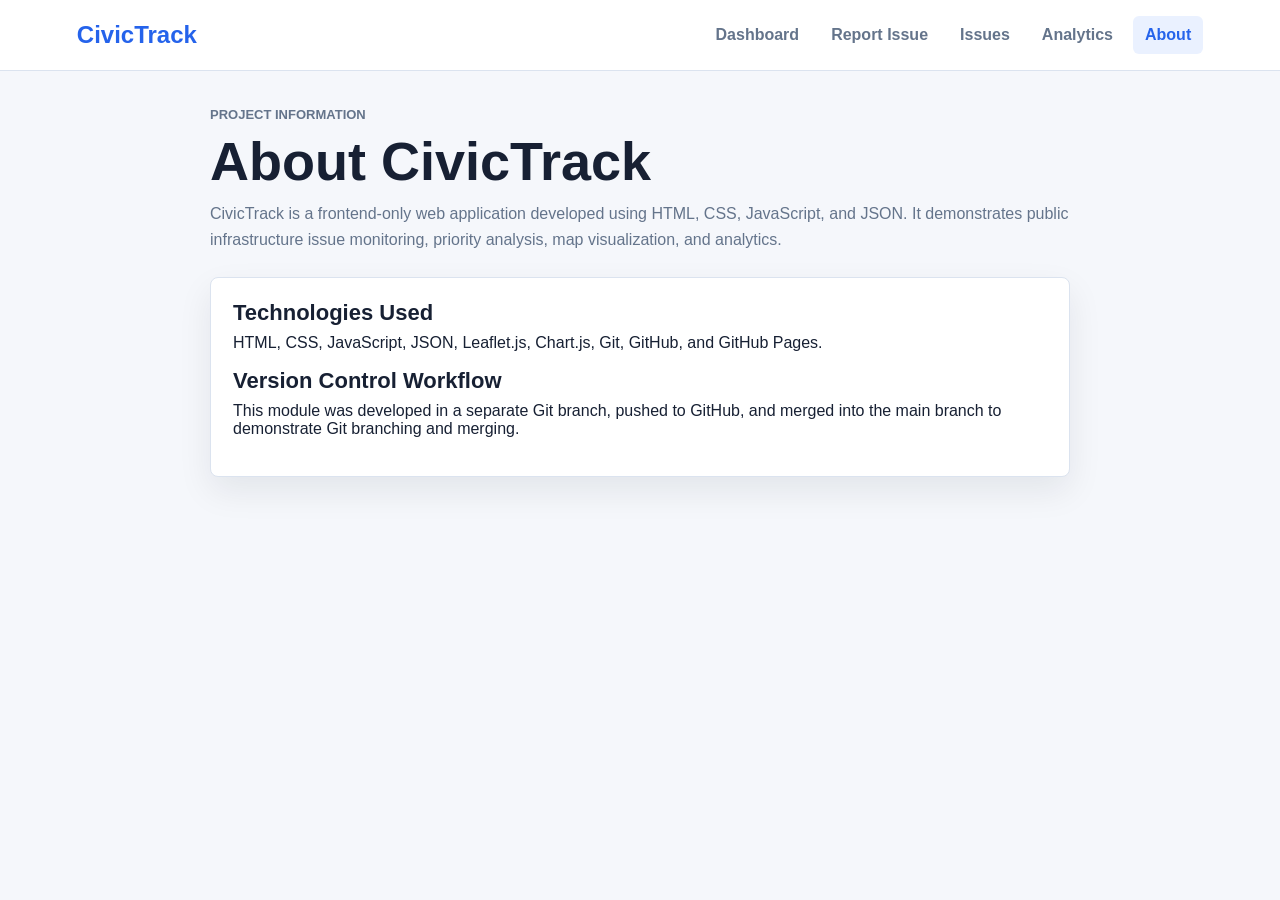
<file: about.html>
<!DOCTYPE html>
<html lang="en">
<head>
  <meta charset="UTF-8">
  <meta name="viewport" content="width=device-width, initial-scale=1.0">
  <title>CivicTrack | About</title>
  <link rel="stylesheet" href="css/style.css">
</head>
<body>
  <header class="topbar">
    <a class="brand" href="index.html">CivicTrack</a>
    <nav class="nav">
      <a href="index.html">Dashboard</a>
      <a href="report.html">Report Issue</a>
      <a href="issues.html">Issues</a>
      <a href="analytics.html">Analytics</a>
      <a class="active" href="about.html">About</a>
    </nav>
  </header>

  <main class="page narrow">
    <section class="page-title">
      <p class="eyebrow">Project information</p>
      <h1>About CivicTrack</h1>
      <p>
        CivicTrack is a frontend-only web application developed using HTML,
        CSS, JavaScript, and JSON. It demonstrates public infrastructure issue
        monitoring, priority analysis, map visualization, and analytics.
      </p>
    </section>

    <section class="form-panel">
      <h2>Technologies Used</h2>
      <p>HTML, CSS, JavaScript, JSON, Leaflet.js, Chart.js, Git, GitHub, and GitHub Pages.</p>

      <h2>Version Control Workflow</h2>
      <p>
        This module was developed in a separate Git branch, pushed to GitHub,
        and merged into the main branch to demonstrate Git branching and merging.
      </p>
    </section>
  </main>
</body>
</html>
</file>
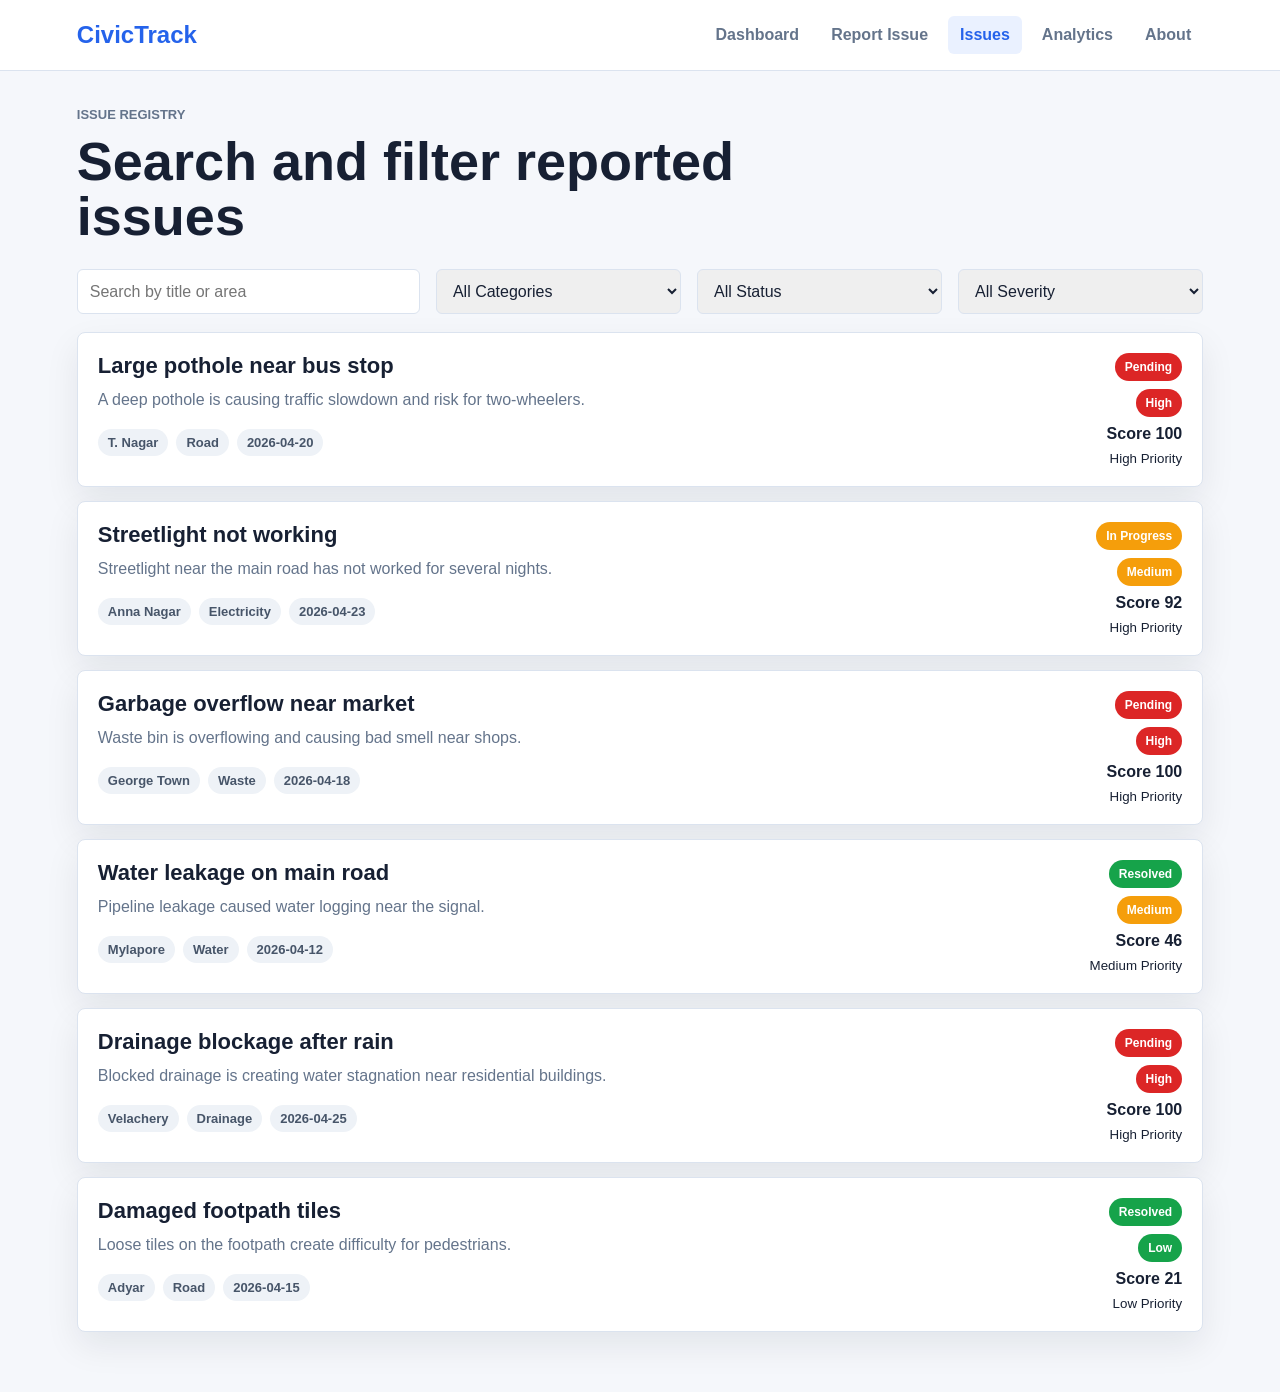
<file: issues.html>
<!DOCTYPE html>
<html lang="en">
<head>
  <meta charset="UTF-8">
  <meta name="viewport" content="width=device-width, initial-scale=1.0">
  <title>CivicTrack | Issues</title>
  <link rel="stylesheet" href="css/style.css">
</head>
<body>
  <header class="topbar">
    <a class="brand" href="index.html">CivicTrack</a>
    <nav class="nav">
      <a href="index.html">Dashboard</a>
      <a href="report.html">Report Issue</a>
      <a class="active" href="issues.html">Issues</a>
      <a href="analytics.html">Analytics</a>
      <a href="about.html">About</a>

    </nav>
  </header>

  <main class="page">
    <section class="page-title">
      <p class="eyebrow">Issue registry</p>
      <h1>Search and filter reported issues</h1>
    </section>

    <section class="filters">
      <input type="search" id="searchInput" placeholder="Search by title or area">
      <select id="categoryFilter">
        <option value="All">All Categories</option>
        <option>Road</option>
        <option>Water</option>
        <option>Drainage</option>
        <option>Electricity</option>
        <option>Waste</option>
      </select>
      <select id="statusFilter">
        <option value="All">All Status</option>
        <option>Pending</option>
        <option>In Progress</option>
        <option>Resolved</option>
      </select>
      <select id="severityFilter">
        <option value="All">All Severity</option>
        <option>Low</option>
        <option>Medium</option>
        <option>High</option>
      </select>
    </section>

    <section class="issue-list" id="issueList"></section>
  </main>

  <script src="js/data.js"></script>
  <script src="js/issues.js"></script>
</body>
</html>
</file>
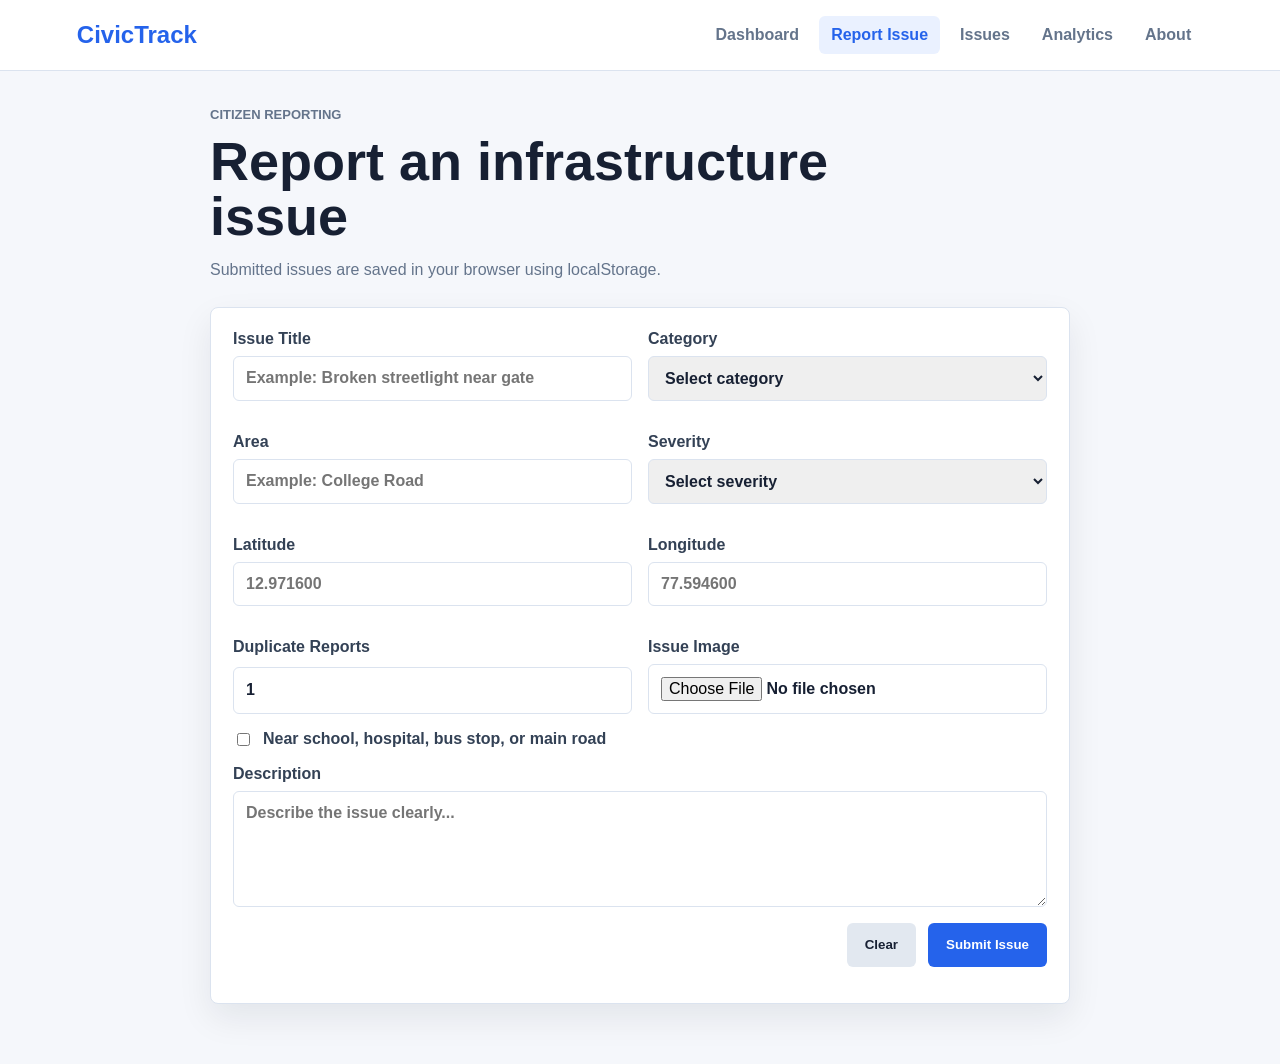
<file: report.html>
<!DOCTYPE html>
<html lang="en">
<head>
  <meta charset="UTF-8">
  <meta name="viewport" content="width=device-width, initial-scale=1.0">
  <title>CivicTrack | Report Issue</title>
  <link rel="stylesheet" href="css/style.css">
</head>
<body>
  <header class="topbar">
    <a class="brand" href="index.html">CivicTrack</a>
    <nav class="nav">
      <a href="index.html">Dashboard</a>
      <a class="active" href="report.html">Report Issue</a>
      <a href="issues.html">Issues</a>
      <a href="analytics.html">Analytics</a>
      <a href="about.html">About</a>
    </nav>
  </header>

  <main class="page narrow">
    <section class="page-title">
      <p class="eyebrow">Citizen reporting</p>
      <h1>Report an infrastructure issue</h1>
      <p>Submitted issues are saved in your browser using localStorage.</p>
    </section>

    <form class="form-panel" id="issueForm">
      <div class="form-grid">
        <label>
          Issue Title
          <input type="text" id="title" placeholder="Example: Broken streetlight near gate" required>
        </label>

        <label>
          Category
          <select id="category" required>
            <option value="">Select category</option>
            <option>Road</option>
            <option>Water</option>
            <option>Drainage</option>
            <option>Electricity</option>
            <option>Waste</option>
          </select>
        </label>

        <label>
          Area
          <input type="text" id="area" placeholder="Example: College Road" required>
        </label>

        <label>
          Severity
          <select id="severity" required>
            <option value="">Select severity</option>
            <option>Low</option>
            <option>Medium</option>
            <option>High</option>
          </select>
        </label>

        <label>
          Latitude
          <input type="number" step="0.000001" id="latitude" placeholder="12.971600" required>
        </label>

        <label>
          Longitude
          <input type="number" step="0.000001" id="longitude" placeholder="77.594600" required>
        </label>

        <label>
          Duplicate Reports
          <input type="number" min="1" id="duplicateReports" value="1" required>
        </label>

        <label>
          Issue Image
          <input type="file" id="image" accept="image/*">
        </label>
      </div>

      <label class="checkbox-line">
        <input type="checkbox" id="nearSensitivePlace">
        Near school, hospital, bus stop, or main road
      </label>

      <label>
        Description
        <textarea id="description" rows="5" placeholder="Describe the issue clearly..." required></textarea>
      </label>

      <div id="imagePreview" class="image-preview"></div>

      <div class="form-actions">
        <button class="secondary-btn" type="reset">Clear</button>
        <button class="primary-btn" type="submit">Submit Issue</button>
      </div>
      <p class="success-message" id="successMessage"></p>
    </form>
  </main>

  <script src="js/data.js"></script>
  <script src="js/report.js"></script>
</body>
</html>
</file>
<file: css/style.css>
:root {
  --bg: #f5f7fb;
  --surface: #ffffff;
  --text: #172033;
  --muted: #64748b;
  --line: #dbe3ef;
  --primary: #2563eb;
  --primary-dark: #1d4ed8;
  --green: #16a34a;
  --amber: #f59e0b;
  --red: #dc2626;
  --shadow: 0 14px 34px rgba(15, 23, 42, 0.08);
}

* {
  box-sizing: border-box;
}

body {
  margin: 0;
  background: var(--bg);
  color: var(--text);
  font-family: Arial, Helvetica, sans-serif;
}

a {
  color: inherit;
  text-decoration: none;
}

.topbar {
  position: sticky;
  top: 0;
  z-index: 10;
  display: flex;
  align-items: center;
  justify-content: space-between;
  gap: 24px;
  padding: 16px 6vw;
  background: rgba(255, 255, 255, 0.94);
  border-bottom: 1px solid var(--line);
  backdrop-filter: blur(12px);
}

.brand {
  color: var(--primary);
  font-size: 24px;
  font-weight: 800;
}

.nav {
  display: flex;
  flex-wrap: wrap;
  gap: 8px;
}

.nav a {
  padding: 10px 12px;
  border-radius: 6px;
  color: var(--muted);
  font-weight: 700;
}

.nav a:hover,
.nav a.active {
  background: #eaf1ff;
  color: var(--primary);
}

.page {
  width: min(1180px, 88vw);
  margin: 0 auto;
  padding: 34px 0 60px;
}

.narrow {
  width: min(860px, 90vw);
}

.hero,
.page-title {
  margin-bottom: 24px;
}

.hero {
  display: flex;
  align-items: end;
  justify-content: space-between;
  gap: 24px;
  padding: 34px;
  background: linear-gradient(120deg, #ffffff 0%, #eef6f3 55%, #eaf1ff 100%);
  border: 1px solid var(--line);
  border-radius: 8px;
  box-shadow: var(--shadow);
}

.eyebrow {
  margin: 0 0 8px;
  color: #0f766e;
  font-size: 13px;
  font-weight: 800;
  letter-spacing: 0;
  text-transform: uppercase;
}

h1,
h2,
h3,
p {
  margin-top: 0;
}

h1 {
  max-width: 760px;
  margin-bottom: 12px;
  font-size: clamp(32px, 5vw, 54px);
  line-height: 1.03;
}

h2 {
  margin-bottom: 8px;
  font-size: 22px;
}

h3 {
  margin-bottom: 6px;
  font-size: 16px;
}

.hero-text,
.page-title p,
.section-head p,
.issue-card p,
.issue-row p {
  color: var(--muted);
  line-height: 1.6;
}

.primary-btn,
.secondary-btn,
button {
  display: inline-flex;
  align-items: center;
  justify-content: center;
  min-height: 44px;
  padding: 0 18px;
  border: 0;
  border-radius: 6px;
  cursor: pointer;
  font-weight: 800;
}

.primary-btn {
  background: var(--primary);
  color: #ffffff;
}

.primary-btn:hover {
  background: var(--primary-dark);
}

.secondary-btn {
  background: #e2e8f0;
  color: var(--text);
}

.stats-grid {
  display: grid;
  grid-template-columns: repeat(4, 1fr);
  gap: 16px;
  margin-bottom: 18px;
}

.stat-card,
.panel,
.form-panel,
.issue-row {
  background: var(--surface);
  border: 1px solid var(--line);
  border-radius: 8px;
  box-shadow: var(--shadow);
}

.stat-card {
  padding: 20px;
}

.stat-card span {
  display: block;
  margin-bottom: 10px;
  color: var(--muted);
  font-weight: 700;
}

.stat-card strong {
  font-size: 34px;
}

.dashboard-grid,
.chart-grid {
  display: grid;
  grid-template-columns: 1.35fr 0.85fr;
  gap: 18px;
}

.chart-grid {
  grid-template-columns: repeat(2, 1fr);
}

.panel,
.form-panel {
  padding: 22px;
}

.section-head {
  display: flex;
  justify-content: space-between;
  gap: 16px;
}

.map {
  height: 440px;
  overflow: hidden;
  border: 1px solid var(--line);
  border-radius: 8px;
}

.issue-stack {
  display: grid;
  gap: 12px;
}

.issue-card {
  display: flex;
  justify-content: space-between;
  gap: 12px;
  padding: 14px;
  border: 1px solid var(--line);
  border-radius: 8px;
}

.card-meta,
.issue-side {
  display: grid;
  justify-items: end;
  align-content: start;
  gap: 8px;
  min-width: 96px;
}

.badge {
  display: inline-flex;
  align-items: center;
  justify-content: center;
  min-height: 28px;
  padding: 4px 10px;
  border-radius: 999px;
  color: #ffffff;
  font-size: 12px;
  font-weight: 800;
}

.high,
.pending {
  background: var(--red);
}

.medium,
.in-progress {
  background: var(--amber);
}

.low,
.resolved {
  background: var(--green);
}

.form-grid,
.filters {
  display: grid;
  grid-template-columns: repeat(2, 1fr);
  gap: 16px;
}

label {
  display: grid;
  gap: 8px;
  margin-bottom: 16px;
  color: #334155;
  font-weight: 800;
}

input,
select,
textarea {
  width: 100%;
  border: 1px solid var(--line);
  border-radius: 6px;
  padding: 12px;
  color: var(--text);
  font: inherit;
}

textarea {
  resize: vertical;
}

.checkbox-line {
  display: flex;
  align-items: center;
  gap: 10px;
}

.checkbox-line input {
  width: auto;
}

.image-preview img {
  max-width: 240px;
  border-radius: 8px;
  border: 1px solid var(--line);
}

.form-actions {
  display: flex;
  justify-content: flex-end;
  gap: 12px;
  margin-top: 12px;
}

.success-message {
  margin: 14px 0 0;
  color: var(--green);
  font-weight: 800;
}

.filters {
  grid-template-columns: 1.4fr repeat(3, 1fr);
  margin-bottom: 18px;
}

.issue-list {
  display: grid;
  gap: 14px;
}

.issue-row {
  display: grid;
  grid-template-columns: 1fr auto;
  gap: 24px;
  padding: 20px;
}

.tags {
  display: flex;
  flex-wrap: wrap;
  gap: 8px;
  margin-top: 14px;
}

.tags span {
  padding: 6px 10px;
  background: #eef2f7;
  border-radius: 999px;
  color: #475569;
  font-size: 13px;
  font-weight: 700;
}

.empty-state {
  padding: 24px;
  background: var(--surface);
  border: 1px solid var(--line);
  border-radius: 8px;
  color: var(--muted);
  text-align: center;
}

canvas {
  max-height: 330px;
}

@media (max-width: 860px) {
  .topbar,
  .hero,
  .issue-row {
    align-items: stretch;
    flex-direction: column;
  }

  .stats-grid,
  .dashboard-grid,
  .chart-grid,
  .form-grid,
  .filters {
    grid-template-columns: 1fr;
  }

  .issue-row {
    display: grid;
  }

  .issue-side {
    justify-items: start;
  }

  .map {
    height: 360px;
  }
}
</file>
